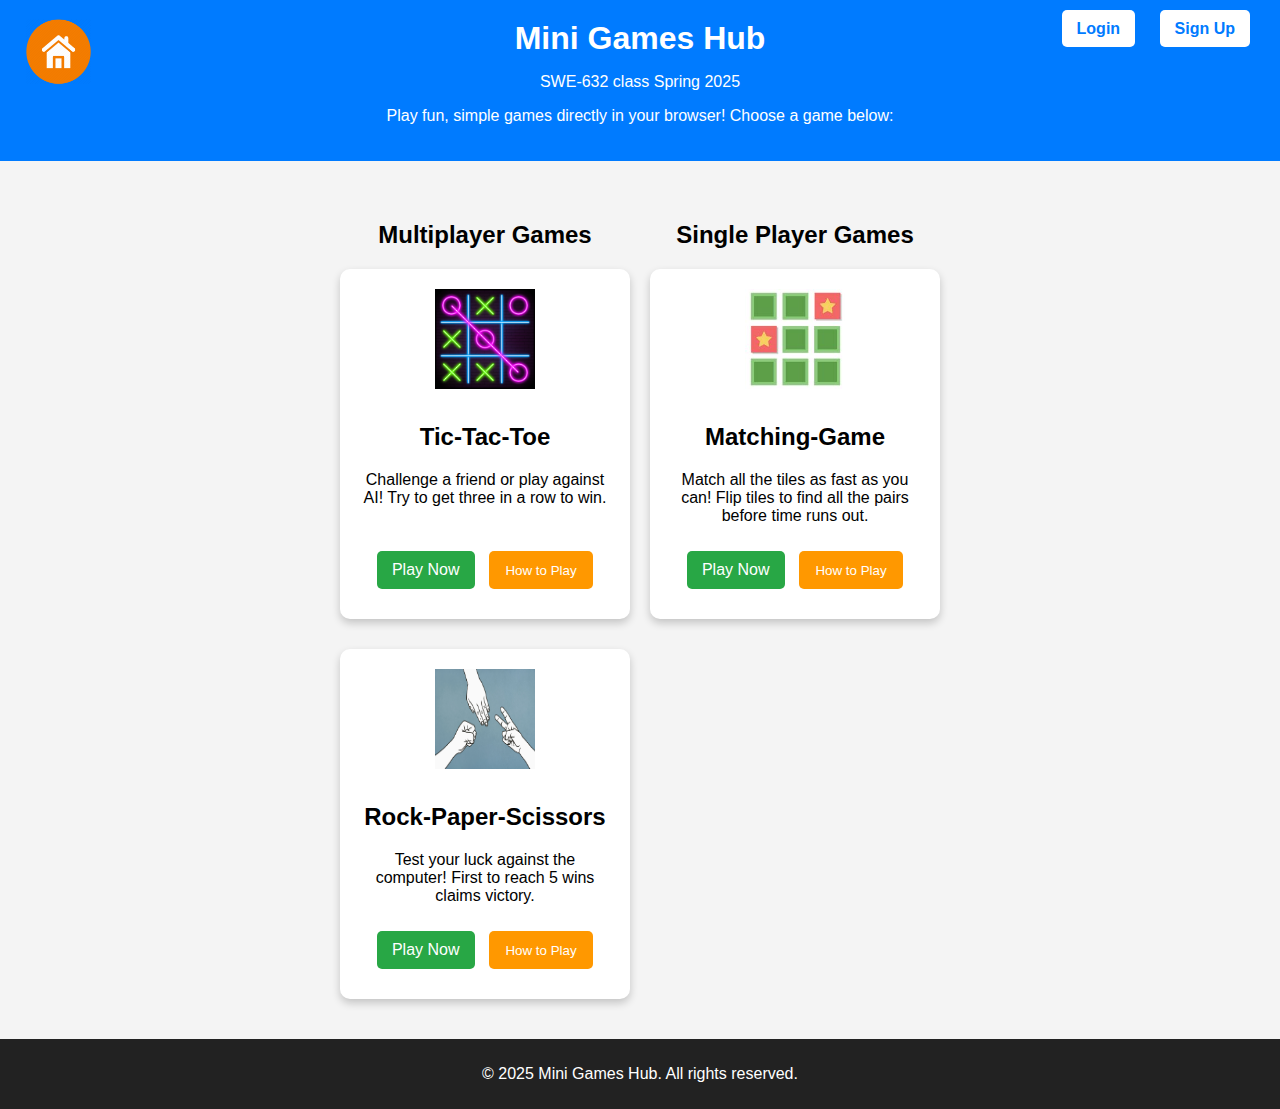
<file: index.html>
<!DOCTYPE html>
<html lang="en">
<head>
    <meta charset="UTF-8">
    <meta name="viewport" content="width=device-width, initial-scale=1.0">
    <title>Mini Games Hub</title>
    <link rel="stylesheet" href="css/styles.css">
</head>
<body>

    <header>
        <div class="header-left">
            <a href="index.html"><img src="assets/home-icon-2.webp" alt="Home Icon"></a>
        </div>
        <div class="header-center">
            <h1>Mini Games Hub</h1>
            <p>SWE-632 class Spring 2025</p>
            <p>Play fun, simple games directly in your browser! Choose a game below:</p>
        </div>
        <div class="auth-buttons">
            <a href="login.html" class="btn">Login</a>
            <a href="signup.html" class="btn">Sign Up</a>
        </div>
    </header>

    <div class="game-container">
        <div class="game-group">
            <h2>Multiplayer Games</h2>
            <div class="game-section">
                <div class="game-card">
                    <img src="assets/tic-tac-toe.png" alt="Tic-Tac-Toe">
                    <h2>Tic-Tac-Toe</h2>
                    <p>Challenge a friend or play against AI! Try to get three in a row to win.</p><br>
                    <a href="games/tic-tac-toe.html" class="play-btn">Play Now</a>
                    <button class="instruction-btn" onclick="openModal('tic-tac-toe')">How to Play</button>
                </div>

                <div class="game-card game-card-spacing">
                    <img src="assets/rock-paper-scissors.jpg" alt="Rock-Paper-Scissors">
                    <h2>Rock-Paper-Scissors</h2>
                    <p>Test your luck against the computer! First to reach 5 wins claims victory.</p>
                    <a href="games/rock-paper-scissors.html" class="play-btn">Play Now</a>
                    <button class="instruction-btn" onclick="openModal('rock-paper-scissors')">How to Play</button>
                </div>
            </div>
        </div>

        <div class="game-group">
            <h2>Single Player Games</h2>
            <div class="game-section">
                <div class="game-card">
                    <img src="assets/matching-game.JPG" alt="Matching-Game">
                    <h2>Matching-Game</h2>
                    <p>Match all the tiles as fast as you can! Flip tiles to find all the pairs before time runs out.</p>
                    <a href="games/matching-game.html" class="play-btn">Play Now</a>
                    <button class="instruction-btn" onclick="openModal('matching-game')">How to Play</button>
                </div>
            </div>
        </div>
    </div>

    <!-- Instruction Modal -->
    <div id="instruction-modal" class="modal">
        <div class="modal-content">
            <span class="close" onclick="closeModal()">&times;</span>
            <h2 id="modal-title"></h2>
            <p id="modal-text"></p>
        </div>
    </div>

    <footer>
        <p>© 2025 Mini Games Hub. All rights reserved.</p>
    </footer>

    <script src="js/instructions.js"></script>

</body>
</html>
</file>
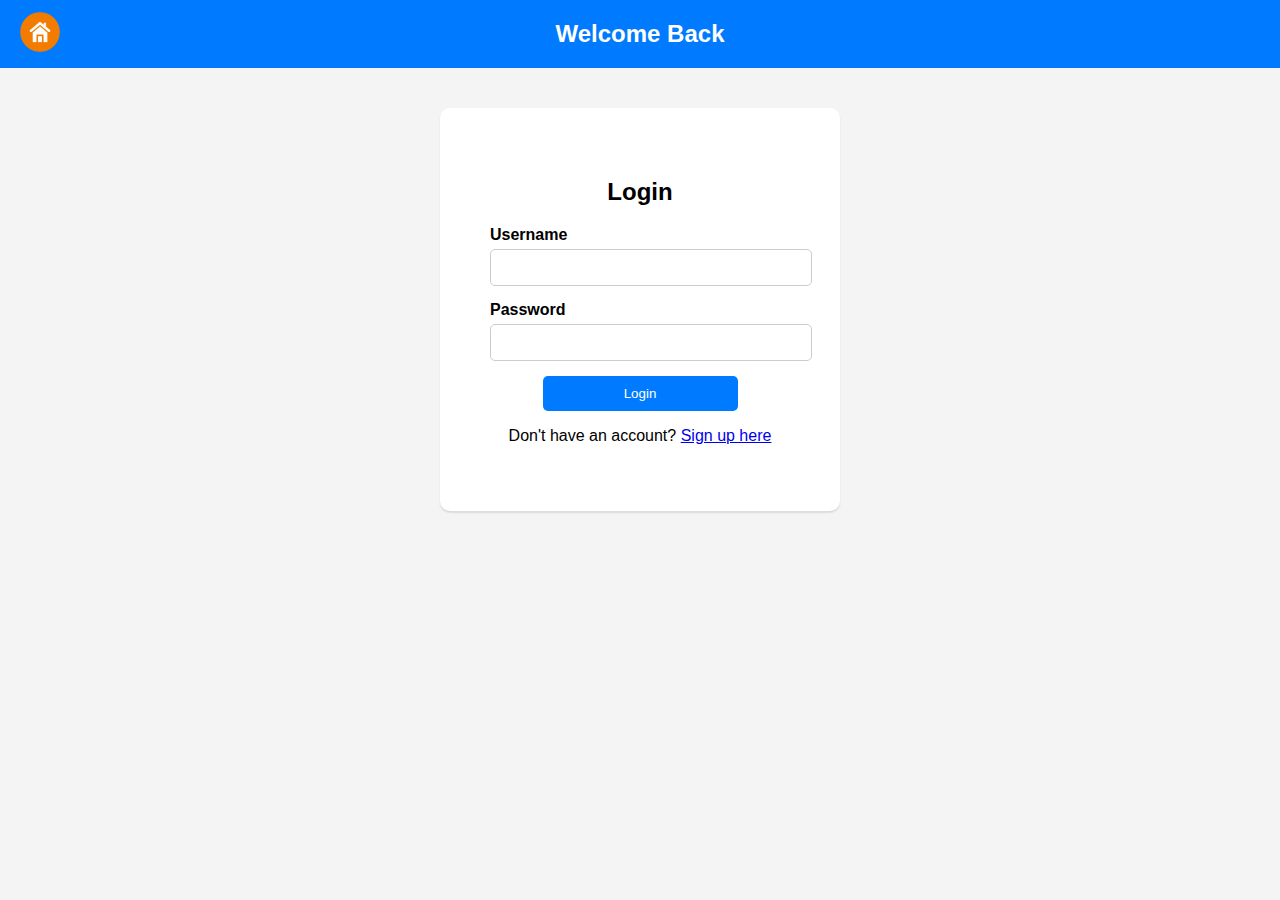
<file: login.html>
<!DOCTYPE html>
<html lang="en">
<head>
    <meta charset="UTF-8">
    <meta name="viewport" content="width=device-width, initial-scale=1.0">
    <title>Login</title>
    <link rel="stylesheet" href="css/styles-login-signup.css">
</head>
<body>

<header>
    <div>
        <a href="index.html">
            <img src="assets/home-icon-2.webp" alt="">
        </a>
    </div>
    <h1>Welcome Back</h1>
</header>

<div class="login-container">
    <div class="login-card">
        <h2>Login</h2>
        <form action="index.html" method="GET">
            <div class="input-group">
                <label for="username">Username</label>
                <input type="text" id="username" name="username" required>
            </div>
            <div class="input-group">
                <label for="password">Password</label>
                <input type="password" id="password" name="password" required>
            </div>
            <button type="submit" class="auth-btn">Login</button>
        </form>
        <div class="signup-link">
            <p>Don't have an account? <a href="signup.html">Sign up here</a></p>
        </div>
    </div>
</div>

</body>
</html>
</file>
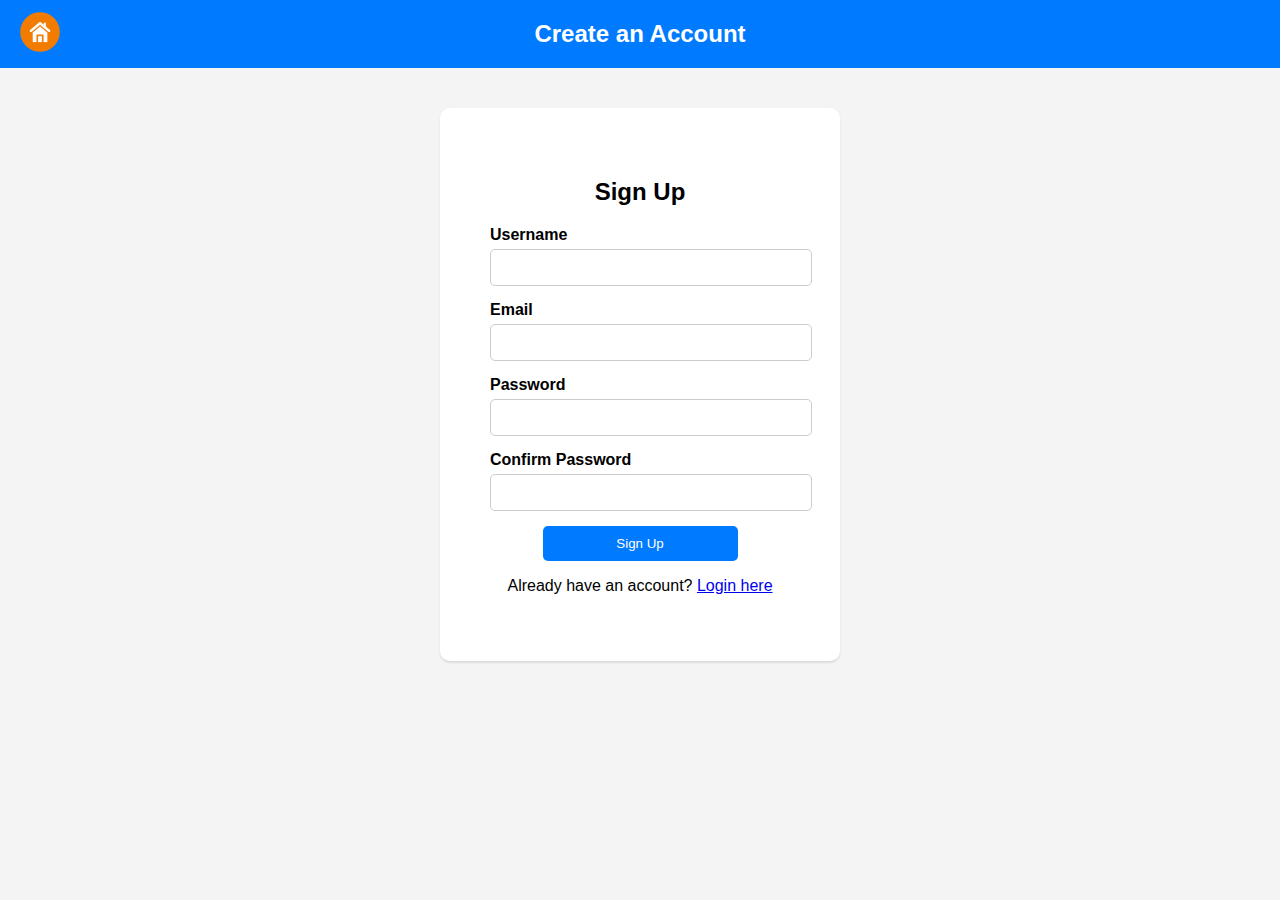
<file: signup.html>
<!DOCTYPE html>
<html lang="en">
<head>
    <meta charset="UTF-8">
    <meta name="viewport" content="width=device-width, initial-scale=1.0">
    <title>Sign Up</title>
    <link rel="stylesheet" href="css/styles-login-signup.css">
</head>
<body>

    <header>
        <div>
            <a href="index.html">
                <img src="assets/home-icon-2.webp" alt="">
            </a>
        </div>
        <h1>Create an Account</h1>
    </header>

<div class="signup-container">
    <div class="signup-card">
        <h2>Sign Up</h2>
        <form action="index.html" method="GET">
            <div class="input-group">
                <label for="username">Username</label>
                <input type="text" id="username" name="username" required>
            </div>
            <div class="input-group">
                <label for="email">Email</label>
                <input type="email" id="email" name="email" required>
            </div>
            <div class="input-group">
                <label for="password">Password</label>
                <input type="password" id="password" name="password" required>
            </div>
            <div class="input-group">
                <label for="confirm-password">Confirm Password</label>
                <input type="password" id="confirm-password" name="confirm-password" required>
            </div>
            <button type="submit" class="auth-btn">Sign Up</button>
        </form>
        <div class="login-link">
            <p>Already have an account? <a href="login.html">Login here</a></p>
        </div>
    </div>
</div>

</body>
</html>
</file>
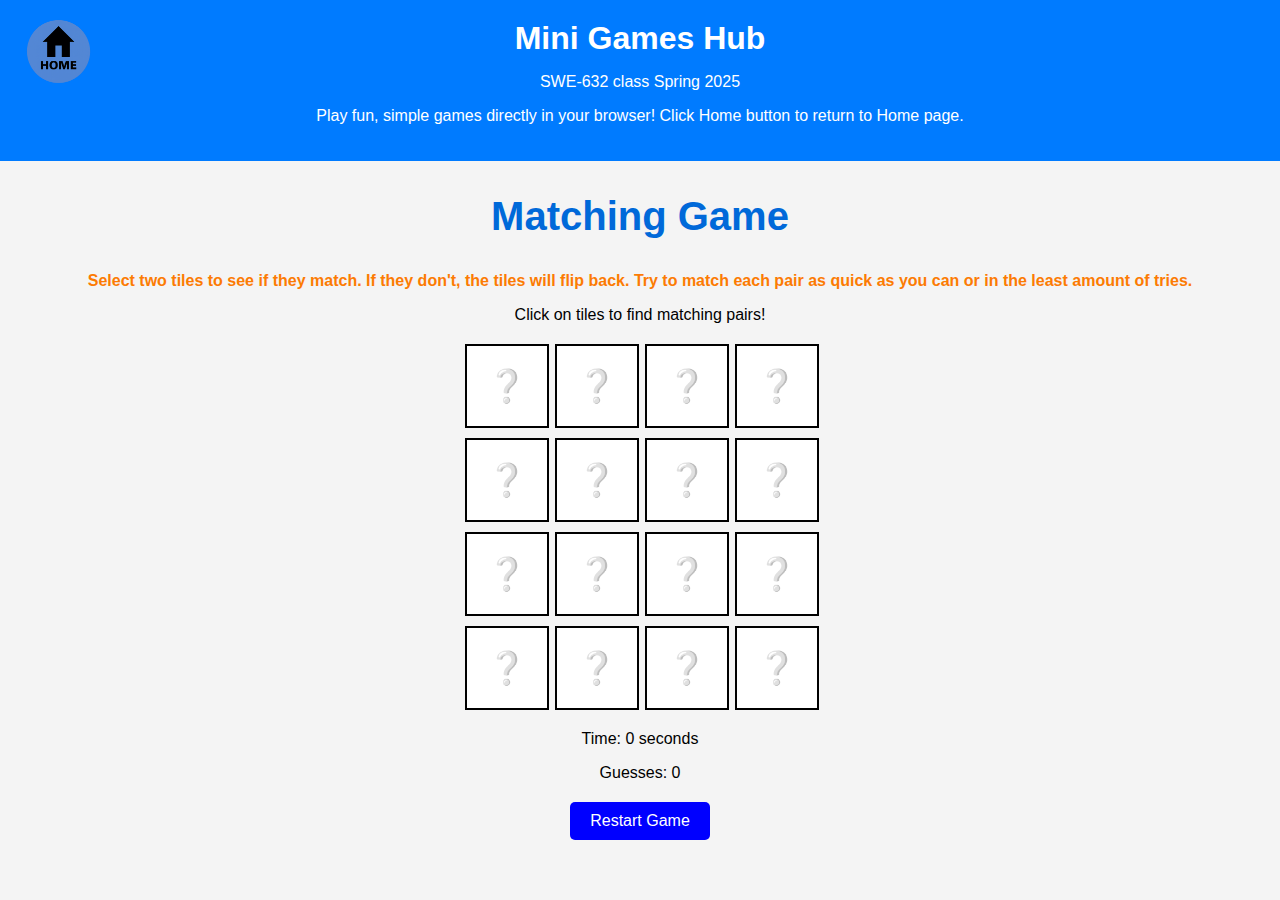
<file: games/matching-game.html>
<!DOCTYPE html>
<html lang="en">
<head>
    <meta charset="UTF-8">
    <meta name="viewport" content="width=device-width, initial-scale=1.0">
    <title class="game-title">Matching Game</title>
    <link rel="stylesheet" href="../css/styles-match-game.css">
    <link rel="stylesheet" href="../css/styles.css">

</head>
<body>

    <!-- Header Section -->
    <header>
      <div class="header-left">
        <a href="#" id="homeButton"><img src="../assets/Home-icon-1.png" alt="Home Icon"></a>
    </div>
    <div class="header-center">
            <h1>Mini Games Hub</h1>
            <p>SWE-632 class Spring 2025</p>
            <p>Play fun, simple games directly in your browser! Click Home button to return to Home page.</p>
        </div>
    </header>

    <!-- Game Title & Instructions -->
    <h2  class="game-title">Matching Game</h2>
    <p class="game-instructions">Select two tiles to see if they match. If they don't, the tiles will flip back. Try to match each pair as quick as you can or in the least amount of tries.</p>
    <p>Click on tiles to find matching pairs!</p>
    
    <!-- Game Board -->
    <div id="gameBoard"></div>

    <!-- Game Info -->
    <p>Time: <span id="timeDisplay">0</span> seconds</p>
    <p>Guesses: <span id="guessesDisplay">0</span></p>

    <!-- Win modal -->

    <div id="rpsWinModal" class="rps-modal">
        <div class="rps-modal-content">
            <p id="rpsWinMessage"></p>
            <button id="rpsPlayAgain" onclick="resetMatchingGame()">Play Again</button>
            <button id="rpsGoHome" onclick="goHome()">Go to Homepage</button>
        </div>
    </div>

    <!-- Restart Game Button -->
    <button id="restartBtn" class="rps-btn rps-reset">Restart Game</button>

    <!-- Restart Confirmation Modal -->
    <div id="matchingGameResetModal" class="rps-modal">
        <div class="rps-modal-content">
            <p>Are you sure you want to reset the game?</p>
            <button id="confirmMatchingGameReset">Yes, Reset</button>
            <button id="cancelMatchingGameReset">No, Keep Playing</button>
        </div>
    </div>
  <!-- Home Confirmation Modal -->
  <div id="homeConfirmModal" class="rps-modal">
    <div class="rps-modal-content">
        <p>Are you sure you want to quit and go back to the home page?</p>
        <button id="confirmHome">Yes</button>
        <button id="cancelHome">No</button>
    </div>
  </div>
    <script src="../js/matching-game.js"></script>
</body>
</html>
</file>
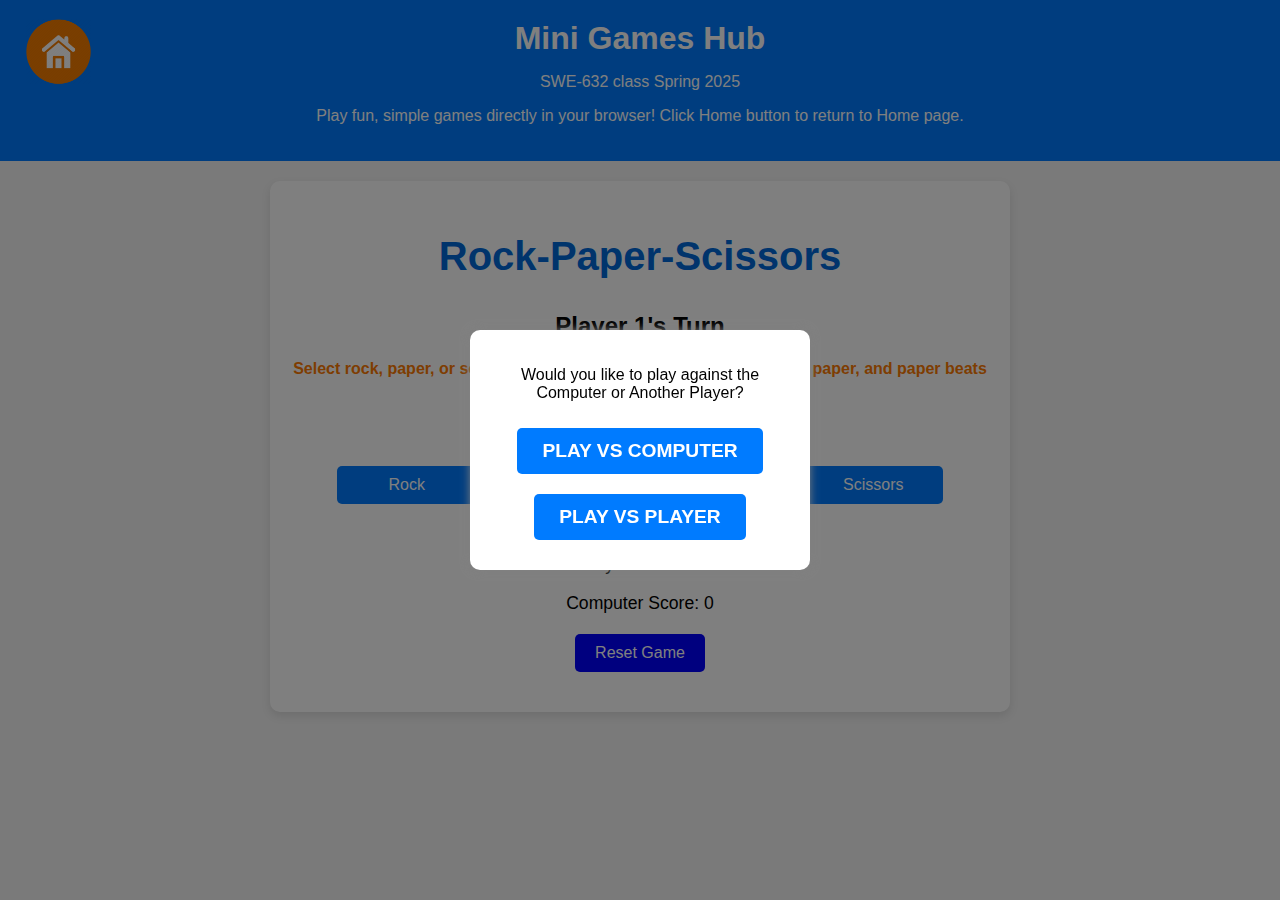
<file: games/rock-paper-scissors.html>
<!DOCTYPE html>
<html lang="en">
<head>
    <meta charset="UTF-8">
    <meta name="viewport" content="width=device-width, initial-scale=1.0">
    <title>Rock-Paper-Scissors</title>
    <link rel="stylesheet" href="../css/styles.css">
</head>
<body>
    <header>
        <div class="header-left">
            <a href="#" id="homeButton"><img src="../assets/home-icon-2.webp" alt="Home Icon"></a>
        </div>
    
        <div class="header-center">
            <h1>Mini Games Hub</h1>
            <p>SWE-632 class Spring 2025</p>
            <p>Play fun, simple games directly in your browser! Click Home button to return to Home page.</p>
        </div>
    </header>

    <div class="rps-container">
      <div class="rps-header">
        <div class="game-title-group">
          <h2 class="game-title">Rock-Paper-Scissors</h2>
          <h2 id="turnIndicator">Player 1's Turn</h2>
          <p class="game-instructions">Select rock, paper, or scissors. Rock beats scissors, scissors beats paper, and paper beats rock.</p>
          <p class="game-subtext">First to 5 wins!</p>
        </div>
    </div>

    <div class="rps-button-group">
        <div class="rps-group">
            <button class="rps-btn rps-choice rps-click-effect" style="min-width: 140px;" onclick="playGame('rock')">Rock</button>
            <button class="rps-btn rps-choice rps-click-effect" style="min-width: 140px;" onclick="playGame('paper')">Paper</button>
            <button class="rps-btn rps-choice rps-click-effect" style="min-width: 140px;" onclick="playGame('scissors')">Scissors</button>
        </div>
    </div>
    
    <div class="rps-scoreboard">
        <h2 id="result"></h2>
        <p>Player Score: <span id="playerScore">0</span></p>
        <p>Computer Score: <span id="computerScore">0</span></p>
    </div>
    
    <div class="rps-controls">
        <button id="rpsResetButton" class="rps-btn rps-reset">Reset Game</button>

        <div id="rpsWinModal" class="rps-modal">
            <div class="rps-modal-content">
                <p id="rpsWinMessage"></p>
                <button id="rpsPlayAgain" onclick="resetGame()">Play Again</button>
                <button id="rpsGoHome" onclick="goHome()">Go to Homepage</button>
            </div>
        </div>

        <div id="rpsResetModal" class="rps-modal">
            <div class="rps-modal-content">
                <p>Are you sure you want to reset the game?</p>
                <button id="confirmReset">Yes, Reset</button>
                <button id="cancelReset">No, Keep Playing</button>
            </div>
        </div>

        <div id="homeConfirmModal" class="rps-modal">
            <div class="rps-modal-content">
                <p>Are you sure you want to quit and go back to the home page?</p>
                <button id="confirmHome">Yes</button>
                <button id="cancelHome">No</button>
            </div>
        </div>

        <div id="rpsGameModeModal" class="rps-modal">
            <div class="rps-modal-content">
                <p>Would you like to play against the Computer or Another Player?</p>
                <button id="playVsComputer">Play vs Computer</button>
                <button id="playVsPlayer">Play vs Player</button>
            </div>
        </div>
    </div>
    
    <script src="../js/rock-paper-scissors.js"></script>
</body>
</html>
</file>
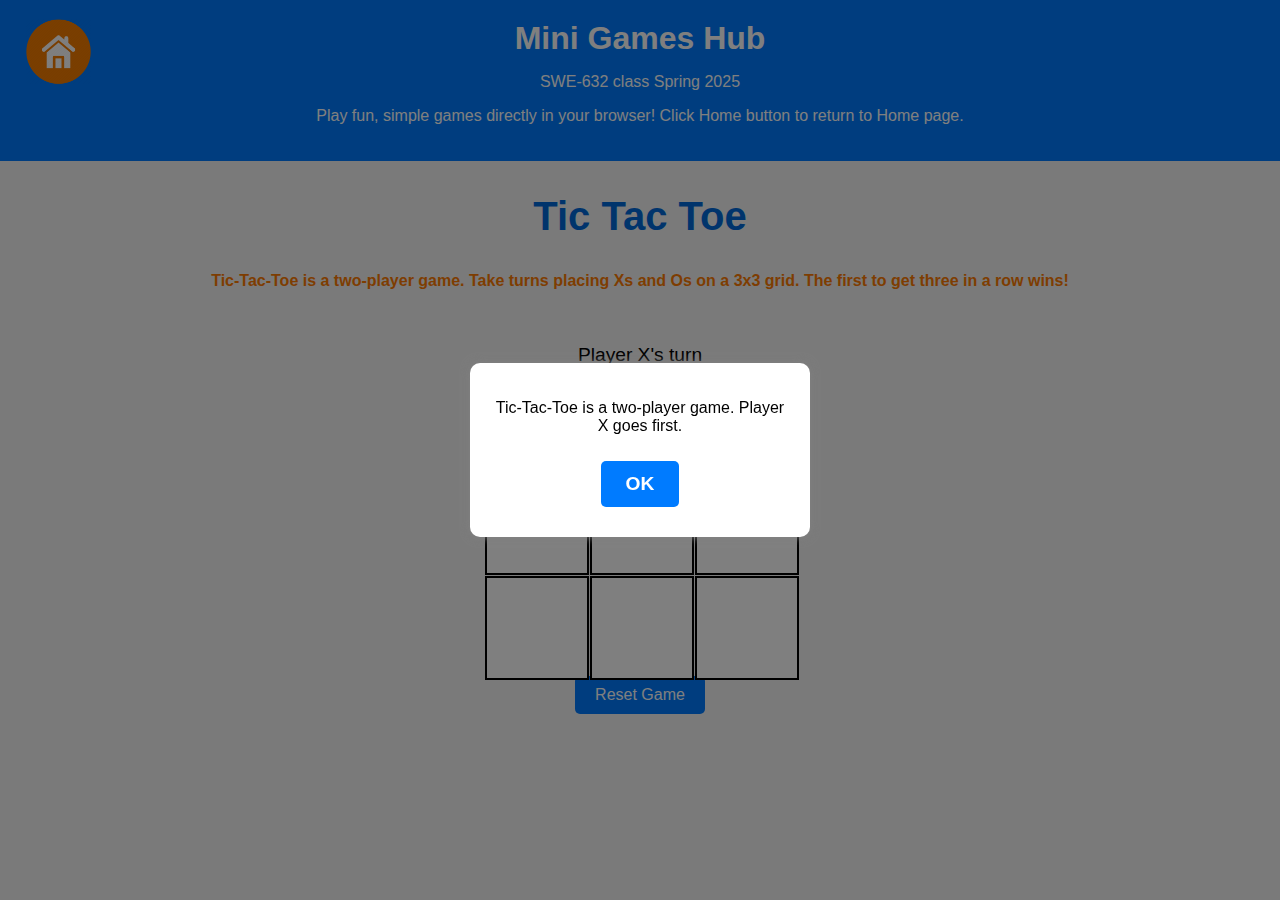
<file: games/tic-tac-toe.html>
<!DOCTYPE html>
<html lang="en">
<head>
    <meta charset="UTF-8">
    <meta name="viewport" content="width=device-width, initial-scale=1.0">
    <title>Tic Tac Toe</title>
    <link rel="stylesheet" href="../css/styles.css">
</head>
<body>
    <header>
        <div class="header-left">
            <a href="#" id="homeButton"><img src="../assets/home-icon-2.webp" alt="Home Icon"></a>
        </div>
            <div class="header-center">
                <h1>Mini Games Hub</h1>
                <p>SWE-632 class Spring 2025</p>
                <p>Play fun, simple games directly in your browser! Click Home button to return to Home page.</p>
            </div>
    </header>
    <h2 class="game-title">Tic Tac Toe</h2>
    <p class="game-instructions">Tic-Tac-Toe is a two-player game. Take turns placing Xs and Os on a 3x3 grid. The first to get three in a row wins!</p>
    <br>
    <p id="status">Player X's turn</p>
    <div class="tic-tac-toe-container">
        <div id="board">
            <div class="cell" data-index="0"></div>
            <div class="cell" data-index="1"></div>
            <div class="cell" data-index="2"></div>
            <div class="cell" data-index="3"></div>
            <div class="cell" data-index="4"></div>
            <div class="cell" data-index="5"></div>
            <div class="cell" data-index="6"></div>
            <div class="cell" data-index="7"></div>
            <div class="cell" data-index="8"></div>
        </div>
    </div>

    
    <button id="reset">Reset Game</button>

    <!-- Win Modal for Tic-Tac-Toe -->
    <div id="ticTacToeWinModal" class="rps-modal">
        <div class="rps-modal-content">
            <p id="ticTacToeWinMessage"></p>
            <button id="playAgain" onclick="resetTicTacToeGame()">Play Again</button>
            <button id="goHome" onclick="goHome()">Go to Homepage</button>
        </div>
    </div>

    <!-- Reset Confirmation Modal for Tic-Tac-Toe -->
    <div id="ticTacToeResetModal" class="rps-modal">
        <div class="rps-modal-content">
            <p>Are you sure you want to reset the game?</p>
            <button id="confirmTicTacToeReset">Yes, Reset</button>
            <button id="cancelTicTacToeReset">No, Keep Playing</button>
        </div>
    </div>
    <!-- Game Start Modal -->
    <div id="gameStartModal" class="rps-modal">
        <div class="rps-modal-content">
            <p>Tic-Tac-Toe is a two-player game. Player X goes first.</p>
            <button id="startGameBtn">OK</button>
        </div>
    </div>
    <!-- Home Confirmation Modal -->
    <div id="homeConfirmModal" class="rps-modal">
        <div class="rps-modal-content">
            <p>Are you sure you want to quit and go back to the home page?</p>
            <button id="confirmHome">Yes</button>
            <button id="cancelHome">No</button>
        </div>
    </div>
    <script src="../js/tic-tac-toe.js"></script>
</body>
</html>
</file>
<file: css/styles.css>
/* General Styles */
body {
    font-family: Arial, sans-serif;
    text-align: center;
    background-color: #f4f4f4;
    margin: 0;
    padding: 0;
}

/* Header */
header {
    background-color: #007bff;
    color: white;
    padding: 20px;
    margin-bottom: 20px;

    /*fix Login and Sign up overlapping with homepage title issue */
    display: flex;
    justify-content: space-between;
    align-items: center;
    position: relative;
    box-sizing: border-box;
    flex-wrap: wrap;  
}

h1 {
    margin: 0;
}

/* Home Icon in Header */
.header-left {
    position: absolute;
    left: 10px;  /* Adjust position of home icon in the left corner */
    top: 40%;
    left: 2%;
    transform: translateY(-65%);
}

.header-left img {
    width: 65px;  /* Adjust the size of the home icon */
    height: auto; /* Keep aspect ratio of the image */
}

/* fix button title overlapping issue */
header .header-left,
header .header-center,
header .auth-buttons {
    flex: 1 1 30%; /* Default widths for larger screens */
    text-align: center;
}

header .header-left {
    text-align: left;
}

header .header-center {
    flex: 2 1 40%; /* Center section takes more space */
    text-align: center;
}

header .auth-buttons {
    text-align: right;
}

/* Mobile-specific Fixes (max-width: 768px) */
@media (max-width: 768px) {
    header {
        flex-direction: column; /* Stack the header elements vertically */
        align-items: center; /* Center align the elements */
        padding: 15px; /* Reduce padding for better spacing */
    }

    header .header-left,
    header .header-center,
    header .auth-buttons {
        flex: 1 1 100%; /* Allow all sections to take 100% of the width */
        text-align: center; /* Center-align the text */
    }

    header .auth-buttons {
        margin-top: -15px; /* Add spacing between auth buttons and the other elements */
        display:flex;
        flex-direction: column;
        gap: 2px;
        font-size: 10px;
    }

    /* Optional: Adjust the font size for smaller screens */
    header h1 {
        font-size: 20px; /* Adjust font size for smaller screens */
    }

    header p {
        font-size: 14px; /* Reduce the font size for mobile */
    }

    /* Adjust .header-left image for mobile */
    .header-left img {
        width: 50px; /* Make the home icon smaller on mobile */
        height: auto;
    }

    /* Optional: Adjust spacing of the home icon for better alignment */
    .header-left {
        margin-left: 10px;
        margin-top: -10px;
    }
}

/* Game Container */
.game-container {
    display: flex;
    justify-content: center;
    gap: 20px;
    flex-wrap: wrap;
    padding: 20px;
}

/* Game Card */
.game-card {
    background: white;
    border-radius: 10px;
    box-shadow: 0px 4px 8px rgba(0, 0, 0, 0.2);
    padding: 20px;
    width: 250px;
    text-align: center;
    transition: transform 0.3s ease-in-out;
}

.game-card:hover {
    transform: scale(1.05);
}

/* Game Images */
.game-card img {
    width: 100px;
    height: 100px;
    margin-bottom: 10px;
}

/* Play Button */
.play-btn {
    display: inline-block;
    margin-top: 10px;
    padding: 10px 15px;
    background-color: #28a745;
    color: white;
    text-decoration: none;
    border-radius: 5px;
    transition: background 0.3s;
}

.play-btn:hover {
    background-color: #218838;
}

/* Footer */
footer {
    background-color: #222;
    color: white;
    padding: 10px;
    margin-top: 20px;
}

/* Instruction Button */
.instruction-btn {
    display: inline-block;
    margin-top: 11.5px;
    padding: 11.5px 16.5px;
    background-color: #ff9800;
    color: white;
    text-decoration: none;
    border: none;
    border-radius: 5px;
    cursor: pointer;
    transition: background 0.3s;
}

.instruction-btn:hover {
    background-color: #e68900;
}

/* Align Buttons Properly */
.game-card .play-btn, 
.game-card .instruction-btn {
    margin: 10px 5px;
}

/* Modal Styles */
.modal {
    display: none;
    position: fixed;
    z-index: 1000;
    left: 0;
    top: 0;
    width: 100%;
    height: 100%;
    background-color: rgba(0, 0, 0, 0.5);
}

.modal-content {
    background-color: white;
    margin: 15% auto;
    padding: 20px;
    border-radius: 8px;
    width: 50%;
    text-align: center;
}

.close {
    color: red;
    float: right;
    font-size: 24px;
    cursor: pointer;
}

/* Authentication Buttons */
.auth-buttons {
    position: absolute;
    top: 20px;
    right: 20px;
}

.auth-buttons .btn {
    background-color: white;
    color: #007bff;
    padding: 10px 15px;
    margin: 0 10px;
    text-decoration: none;
    border-radius: 5px;
    font-weight: bold;
}

.auth-buttons .btn:hover {
    background-color: #0056b3;
    color: white;
}

/* Tic Tac Toe Styles */
.tic-tac-toe-container {
    display: flex;
    justify-content: center;
    align-items: center;
    height: 30vh;
}

#board {
    display: grid;
    grid-template-columns: repeat(3, 100px);
    grid-template-rows: repeat(3, 100px);
    gap: 5px;
}

.cell {
    width: 100px;
    height: 100px;
    background-color: white;
    border: 2px solid black;
    font-size: 2em;
    display: flex;
    justify-content: center;
    align-items: center;
    cursor: pointer;
}

.cell.taken {
    cursor: not-allowed;
}

#status {
    font-size: 1.2em;
    margin-top: 20px;
    text-align: center;
}

#reset {
    display: block;
    margin: 20px auto;
    padding: 10px 20px;
    font-size: 1em;
    cursor: pointer;
    background-color: #007bff;
    color: white;
    border: none;
    border-radius: 5px;
}

#reset:hover {
    background-color: #0056b3;
}

/* Tic Tac Toe Modal (Ensure Centering & Display) */
.tic-tac-toe-modal {
    display: none; /* Hide initially */
    position: fixed;
    top: 0;
    left: 0;
    width: 100%;
    height: 100%;
    background-color: rgba(0, 0, 0, 0.5);
    justify-content: center;
    align-items: center;
    z-index: 1000; /* Ensure it appears on top */
}

/* Modal Content Styling */
.tic-tac-toe-modal-content {
    background: white;
    padding: 20px;
    text-align: center;
    border-radius: 10px;
    box-shadow: 0px 0px 10px gray;
    width: 300px; /* Set a proper width */
}

/* Fix: Ensure Tic-Tac-Toe Buttons Work */
.tic-tac-toe-modal-content button {
    margin: 10px;
    padding: 10px 20px;
    font-size: 1em;
    cursor: pointer;
    border: none;
    border-radius: 5px;
}

/* Buttons for Tic-Tac-Toe */
#playAgain {
    background-color: #007bff;
    color: white;
}

#playAgain:hover {
    background-color: #0056b3;
}

#goHome {
    background-color: #ff4b4b;
    color: white;
}

#goHome:hover {
    background-color: #b30000;
}

/* Rock-Paper-Scissors Modal */
.rps-modal {
    display: none;
    position: fixed;
    top: 0;
    left: 0;
    width: 100%;
    height: 100%;
    background-color: rgba(0, 0, 0, 0.5);
    justify-content: center;
    align-items: center;
    z-index: 1000;
}

.rps-group {
    display: flex;
}

.rps-group button {
    width: 10%;
}

/* Rock-Paper-Scissors Modal Content */
.rps-modal-content {
    background: white;
    padding: 20px;
    text-align: center;
    border-radius: 10px;
    box-shadow: 0px 0px 10px gray;
    width: 300px;
}

/* Buttons for Rock-Paper-Scissors */
.rps-modal-content button {
    display: inline-block;
    margin: 10px;
    padding: 10px 20px;
    font-size: 1em;
    cursor: pointer;
    border: none;
    border-radius: 5px;
    transition: background 0.3s ease-in-out;
}

/* Play Again Button */
#rpsPlayAgain {
    background-color: #007bff;
    color: white;
}

#rpsPlayAgain:hover {
    background-color: #0056b3;
}

/* Go Home Button */
#rpsGoHome {
    background-color: #ff4b4b;
    color: white;
}

#rpsGoHome:hover {
    background-color: #b30000;
}

/* Reset Confirmation Modal */
#rpsResetModal {
    display: none;
    position: fixed;
    top: 0;
    left: 0;
    width: 100%;
    height: 100%;
    background-color: rgba(0, 0, 0, 0.5);
    justify-content: center;
    align-items: center;
    z-index: 1000;
}

#rpsResetModal .rps-modal-content {
    background: white;
    padding: 20px;
    text-align: center;
    border-radius: 10px;
    box-shadow: 0px 0px 10px gray;
    width: 300px;
}

#rpsResetModal button {
    display: inline-block;
    margin: 10px;
    padding: 12px 25px;
    font-size: 1.2em;
    font-weight: bold;
    cursor: pointer;
    border: none;
    border-radius: 5px;
    transition: all 0.3s ease-in-out;
    text-transform: uppercase;
}

/* Confirm Reset Button */
#confirmReset {
    background-color: #007bff;
    color: white;
}

#confirmReset:hover {
    background-color: #0056b3;
    transform: scale(1.1);
}

/* Cancel Reset Button */
#cancelReset {
    background-color: #ff4b4b;
    color: white;
}

#cancelReset:hover {
    background-color: #b30000;
    transform: scale(1.1);
}

/* Reset Confirmation Modal for Tic-Tac-Toe */
#ticTacToeResetModal {
    display: none;
    position: fixed;
    top: 0;
    left: 0;
    width: 100%;
    height: 100%;
    background-color: rgba(0, 0, 0, 0.5);
    justify-content: center;
    align-items: center;
    z-index: 1000;
}

/* Modal Content */
#ticTacToeResetModal .rps-modal-content {
    background: white;
    padding: 20px;
    text-align: center;
    border-radius: 10px;
    box-shadow: 0px 0px 10px gray;
    width: 300px;
}

/* Buttons inside the modal */
#ticTacToeResetModal button {
    display: inline-block;
    margin: 10px;
    padding: 12px 25px;
    font-size: 1.2em;
    font-weight: bold;
    cursor: pointer;
    border: none;
    border-radius: 5px;
    transition: all 0.3s ease-in-out;
    text-transform: uppercase;
}

/* Confirm Reset Button */
#confirmTicTacToeReset {
    background-color: #007bff;
    color: white;
}

#confirmTicTacToeReset:hover {
    background-color: #0056b3;
    transform: scale(1.1);
}

/* Cancel Reset Button */
#cancelTicTacToeReset {
    background-color: #ff4b4b;
    color: white;
}

#cancelTicTacToeReset:hover {
    background-color: #b30000;
    transform: scale(1.1);
}

/* Style for all buttons inside popups */
.rps-modal-content button {
    display: inline-block;
    margin: 10px;
    padding: 12px 25px;
    font-size: 1.2em;
    font-weight: bold;
    cursor: pointer;
    border: none;
    border-radius: 5px;
    transition: all 0.3s ease-in-out;
    text-transform: uppercase;
    background-color: #007bff;
    color: white;
}

.rps-modal-content button:hover {
    background-color: #0056b3;
    transform: scale(1.1);
}


/* General Button Styling */
.rps-btn {
    display: block;
    margin: 20px auto;
    padding: 10px 20px;
    font-size: 1em;
    cursor: pointer;
    background-color: blue;
    color: white;
    border: none;
    border-radius: 5px;
}

#rrps-btn:hover {
    background-color: #0056b3;
}

/* Rock-Paper-Scissors Choice Buttons */
.rps-choice {
    background-color: #007bff; /* Blue */
    color: white;
}

.rps-choice:hover {
    background-color: #0056b3;
    transform: scale(1.1);
}

/* Reset Game Button */
.rps-reset {
    background-color: blue;
    color: white;
}

.rps-reset:hover {
    background-color: #007bff;
    transform: scale(1.1);
}

/* Play Again Button */
.rps-play-again {
    background-color: #28a745; /* Green */
    color: white;
}

.rps-play-again:hover {
    background-color: #218838;
    transform: scale(1.1);
}

/* Go Home Button */
.rps-go-home {
    background-color: #ff4b4b; /* Red */
    color: white;
}

.rps-go-home:hover {
    background-color: #b30000;
    transform: scale(1.1);
}

.rps-click-effect:active {
    transform: scale(0.95);
    background-color: #0069d9;
}

.game-title{
    color: #0069d9;
    font-size: 40px;
}

.game-instructions{
    color: #fc7b03;
    font-weight: bolder;
}

#confirmHome{
    background-color: green;
}

#cancelHome{
    background-color: red;
}

/* X and O Styling */
.cell.x {
    color: #007bff; /* Blue for X */
    font-weight: bold;
}

.cell.o {
    color: #ff4b4b; /* Red for O */
    font-weight: bold;
}

.game-card-spacing {
    margin-top: 30px;
}

/* --- ROCK-PAPER-SCISSORS PAGE STYLES --- */
.rps-container {
    max-width: 700px;
    margin: 0 auto;
    padding: 20px;
    background-color: #ffffff;
    border-radius: 10px;
    box-shadow: 0 4px 10px rgba(0, 0, 0, 0.1);
}

.rps-header {
    margin-bottom: 10px;
}

.rps-instructions {
    font-weight: bold;
    color: #fc7b03;
    margin: 10px 0;
}

.rps-buttons {
    display: flex;
    justify-content: center;
    gap: 20px;
    margin-top: 20px;
}
.rps-buttons button {
    width: 120px; /* or adjust to fit full label text */
    white-space: nowrap;
    overflow: hidden;
    text-overflow: ellipsis;
}

.rps-scoreboard {
    margin-top: 30px;
    font-size: 1.1em;
}

.rps-reset-container {
    margin-top: 20px;
}
</file>
<file: css/styles-login-signup.css>
body {
    font-family: Arial, sans-serif;
    text-align: center;
    background-color: #f4f4f4;
    margin: 0;
    padding: 0;
}

/* Header */
header {
    background-color: #007bff;
    color: white;
    padding: 20px;
    margin-bottom: 20px;
    display: flex;
    justify-content: center;
    align-items: center;
    position: relative; 
    box-sizing: border-box;
}

header > div {
    position: absolute;
    left: 20px;
    top: 50%;
    transform: translateY(-50%); 
}

header > div img {
    width: 40px; 
    height: auto;
}

h1 {
    margin: 0;
    font-size: 24px;
    text-align: center;
}

/* Login/Sign Up Container */
.login-container, .signup-container {
    display: flex;
    justify-content: center;
    padding: 20px;
}

.login-card, .signup-card {
    background: white;
    border-radius: 10px;
    box-shadow: 0px 2px 2px rgba(0, 0, 0, 0.1); 
    padding: 50px;
    width: 300px;
    text-align: center;
}

.input-group {
    margin-bottom: 15px;
    text-align: left;
}

.input-group label {
    font-weight: bold;
}

.input-group input {
    width: 100%;
    padding: 10px;
    margin-top: 5px;
    border: 1px solid #ccc;
    border-radius: 5px;
}

/* Buttons */
.auth-btn {
    display: block;
    padding: 10px 10px;
    background-color: #007bff;
    color: white;
    text-decoration: none;
    border-radius: 5px;
    border: 0;
    width: 65%; /* Remove 100% width to allow centering */
    margin-left: auto;
    margin-right: auto;
}

.auth-btn:hover {
    background-color: #0056b3;
}

.signup-link, .login-link {
    margin-top: 15px;
}
</file>
<file: css/styles-match-game.css>
/* Game Board */
#gameBoard {
  display: grid;
  grid-template-columns: repeat(4, 80px);
  gap: 10px;
  justify-content: center;
  margin: 20px auto;
  max-width: 400px;
}

/* Tiles */
.tile {
  width: 80px;
  height: 80px;
  background-color: white;
  border: 2px solid black;
  font-size: 2em;
  display: flex;
  justify-content: center;
  align-items: center;
  cursor: pointer;
  user-select: none;
}

.tile.matched {
  background-color: #28a745;
  color: white;
  cursor: not-allowed;
}

/* Matching Game Reset Modal */
.rps-modal {
  display: none;
  position: fixed;
  top: 0;
  left: 0;
  width: 100%;
  height: 100%;
  background-color: rgba(0, 0, 0, 0.5);
  justify-content: center;
  align-items: center;
}

.rps-modal-content {
  background: white;
  padding: 20px;
  text-align: center;
  border-radius: 10px;
  box-shadow: 0px 0px 10px gray;
  width: 300px;
}

.rps-modal-content button {
  margin: 10px;
  padding: 10px 20px;
  font-size: 1em;
  cursor: pointer;
  border: none;
  border-radius: 5px;
}

#confirmMatchingGameReset {
  background-color: #007bff;
  color: white;
}

#confirmMatchingGameReset:hover {
  background-color: #0056b3;
}

#cancelMatchingGameReset {
  background-color: #ff4b4b;
  color: white;
}

#cancelMatchingGameReset:hover {
  background-color: #b30000;
}
</file>
